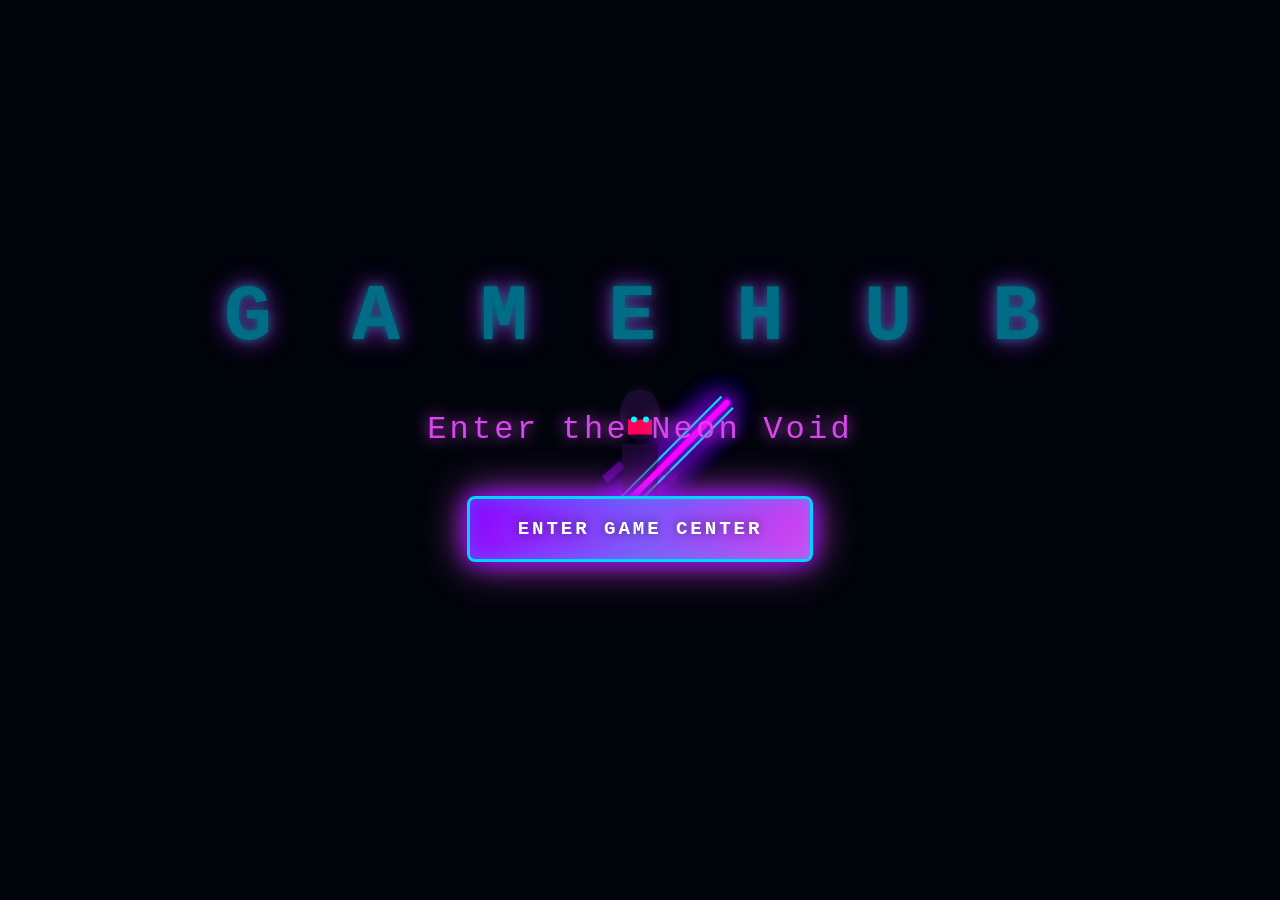
<file: index.html>
<!DOCTYPE html>
<html lang="en">
<head>
  <meta charset="UTF-8">
  <meta name="viewport" content="width=device-width, initial-scale=1.0">
  <title>GameHub - Cyberpunk Gaming Platform</title>
  <link rel="stylesheet" href="style.css">
</head>
<body class="landing-page">
  <!-- Particle Background -->
  <div id="particles-container" class="particles-container"></div>

  <!-- Canvas for Ninja Animation -->
  <canvas id="ninja-canvas" class="ninja-canvas"></canvas>

  <!-- Landing Page Content -->
  <div class="landing-content">
    <!-- Animated Title -->
    <div class="gamehub-title">
      <h1 class="glowing-text">
        <span class="letter" style="animation-delay: 0s;">G</span>
        <span class="letter" style="animation-delay: 0.1s;">A</span>
        <span class="letter" style="animation-delay: 0.2s;">M</span>
        <span class="letter" style="animation-delay: 0.3s;">E</span>
        <span class="letter" style="animation-delay: 0.4s;">H</span>
        <span class="letter" style="animation-delay: 0.5s;">U</span>
        <span class="letter" style="animation-delay: 0.6s;">B</span>
      </h1>
    </div>

    <!-- Tagline -->
    <p class="tagline">Enter the Neon Void</p>

    <!-- Enter Button -->
    <button id="enter-btn" class="enter-button">
      <span class="button-text">ENTER GAME CENTER</span>
      <span class="button-glow"></span>
    </button>

    <!-- Loading Message -->
    <div id="loading-msg" class="loading-msg">Initiating slash sequence...</div>
  </div>

  <!-- Screen Flash Effect -->
  <div id="flash-effect" class="flash-effect"></div>

  <!-- Audio Context for Sound Effects -->
  <script>
    // Initialize Web Audio API
    const audioContext = new (window.AudioContext || window.webkitAudioContext)();
  </script>

  <script src="main.js"></script>
</body>
</html>
</file>
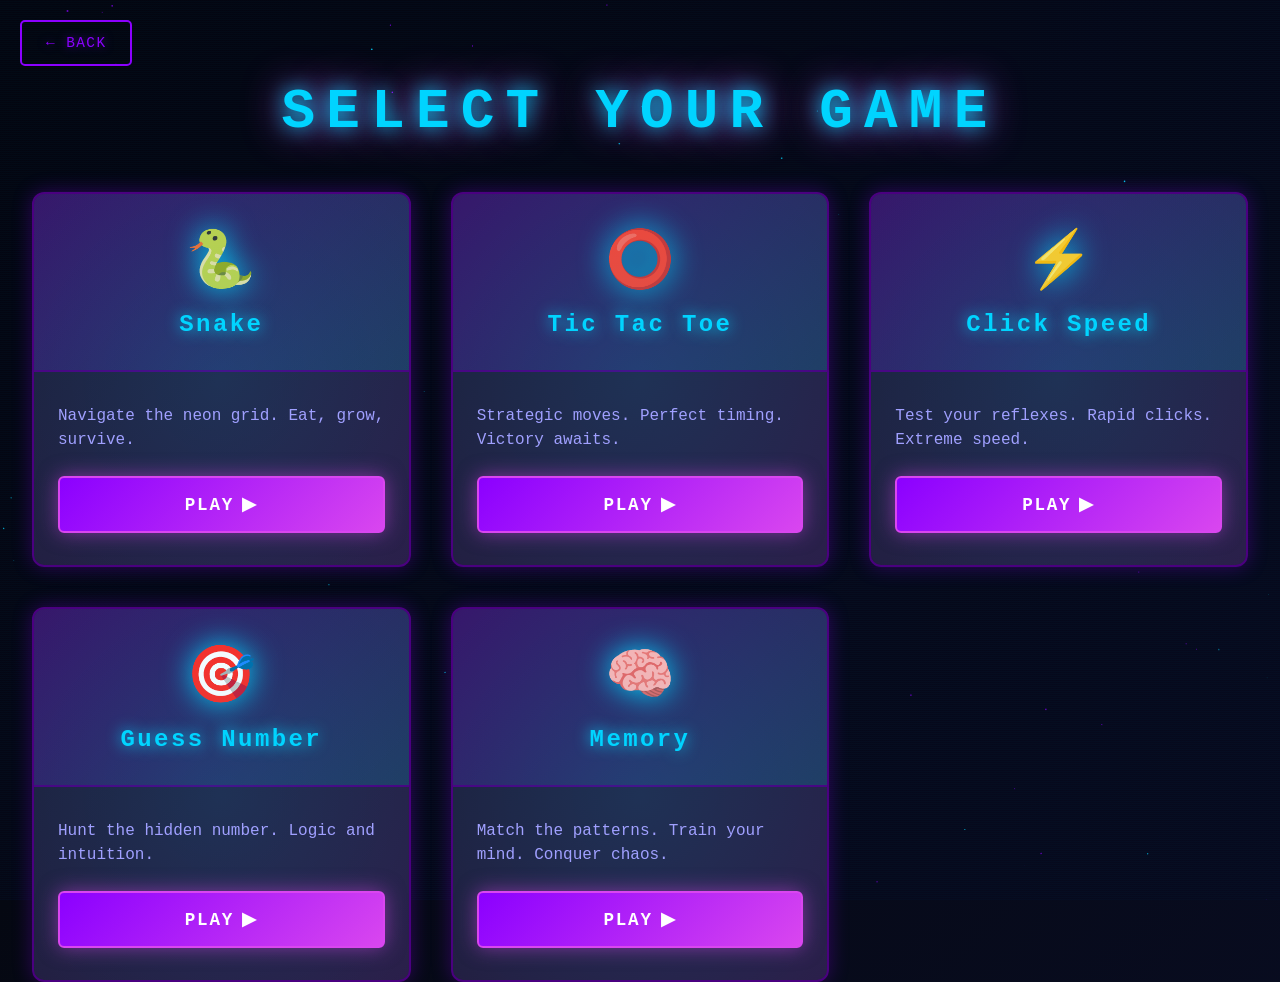
<file: gamecenter.html>
<!DOCTYPE html>
<html lang="en">
<head>
  <meta charset="UTF-8">
  <meta name="viewport" content="width=device-width, initial-scale=1.0">
  <title>Game Center - GameHub</title>
  <link rel="stylesheet" href="style.css">
</head>
<body class="game-center-page">
  <!-- Particle Background -->
  <div id="particles-container" class="particles-container"></div>

  <!-- Back Button -->
  <a href="index.html" class="back-button">
    <span class="back-icon">← BACK</span>
  </a>

  <!-- Main Container -->
  <div class="game-center-container">
    <!-- Page Title -->
    <div class="center-title">
      <h1 class="center-heading">SELECT YOUR GAME</h1>
    </div>

    <!-- Games Grid -->
    <div class="games-grid">
      <!-- Snake Game Card -->
      <div class="game-card">
        <div class="card-header">
          <div class="card-icon">🐍</div>
          <div class="card-title">Snake</div>
        </div>
        <div class="card-body">
          <p class="card-description">Navigate the neon grid. Eat, grow, survive.</p>
          <button class="play-btn" onclick="playGame('games/snake.html')">
            <span>PLAY</span>
            <span class="play-icon">▶</span>
          </button>
        </div>
        <div class="card-glow"></div>
      </div>

      <!-- Tic Tac Toe Card -->
      <div class="game-card">
        <div class="card-header">
          <div class="card-icon">⭕</div>
          <div class="card-title">Tic Tac Toe</div>
        </div>
        <div class="card-body">
          <p class="card-description">Strategic moves. Perfect timing. Victory awaits.</p>
          <button class="play-btn" onclick="playGame('games/tictactoe.html')">
            <span>PLAY</span>
            <span class="play-icon">▶</span>
          </button>
        </div>
        <div class="card-glow"></div>
      </div>

      <!-- Click Speed Test Card -->
      <div class="game-card">
        <div class="card-header">
          <div class="card-icon">⚡</div>
          <div class="card-title">Click Speed</div>
        </div>
        <div class="card-body">
          <p class="card-description">Test your reflexes. Rapid clicks. Extreme speed.</p>
          <button class="play-btn" onclick="playGame('games/clickspeed.html')">
            <span>PLAY</span>
            <span class="play-icon">▶</span>
          </button>
        </div>
        <div class="card-glow"></div>
      </div>

      <!-- Guess the Number Card -->
      <div class="game-card">
        <div class="card-header">
          <div class="card-icon">🎯</div>
          <div class="card-title">Guess Number</div>
        </div>
        <div class="card-body">
          <p class="card-description">Hunt the hidden number. Logic and intuition.</p>
          <button class="play-btn" onclick="playGame('games/guessnum.html')">
            <span>PLAY</span>
            <span class="play-icon">▶</span>
          </button>
        </div>
        <div class="card-glow"></div>
      </div>

      <!-- Memory Card Game Card -->
      <div class="game-card">
        <div class="card-header">
          <div class="card-icon">🧠</div>
          <div class="card-title">Memory</div>
        </div>
        <div class="card-body">
          <p class="card-description">Match the patterns. Train your mind. Conquer chaos.</p>
          <button class="play-btn" onclick="playGame('games/memory.html')">
            <span>PLAY</span>
            <span class="play-icon">▶</span>
          </button>
        </div>
        <div class="card-glow"></div>
      </div>
    </div>
  </div>

  <script src="gamecenter.js"></script>
</body>
</html>
</file>
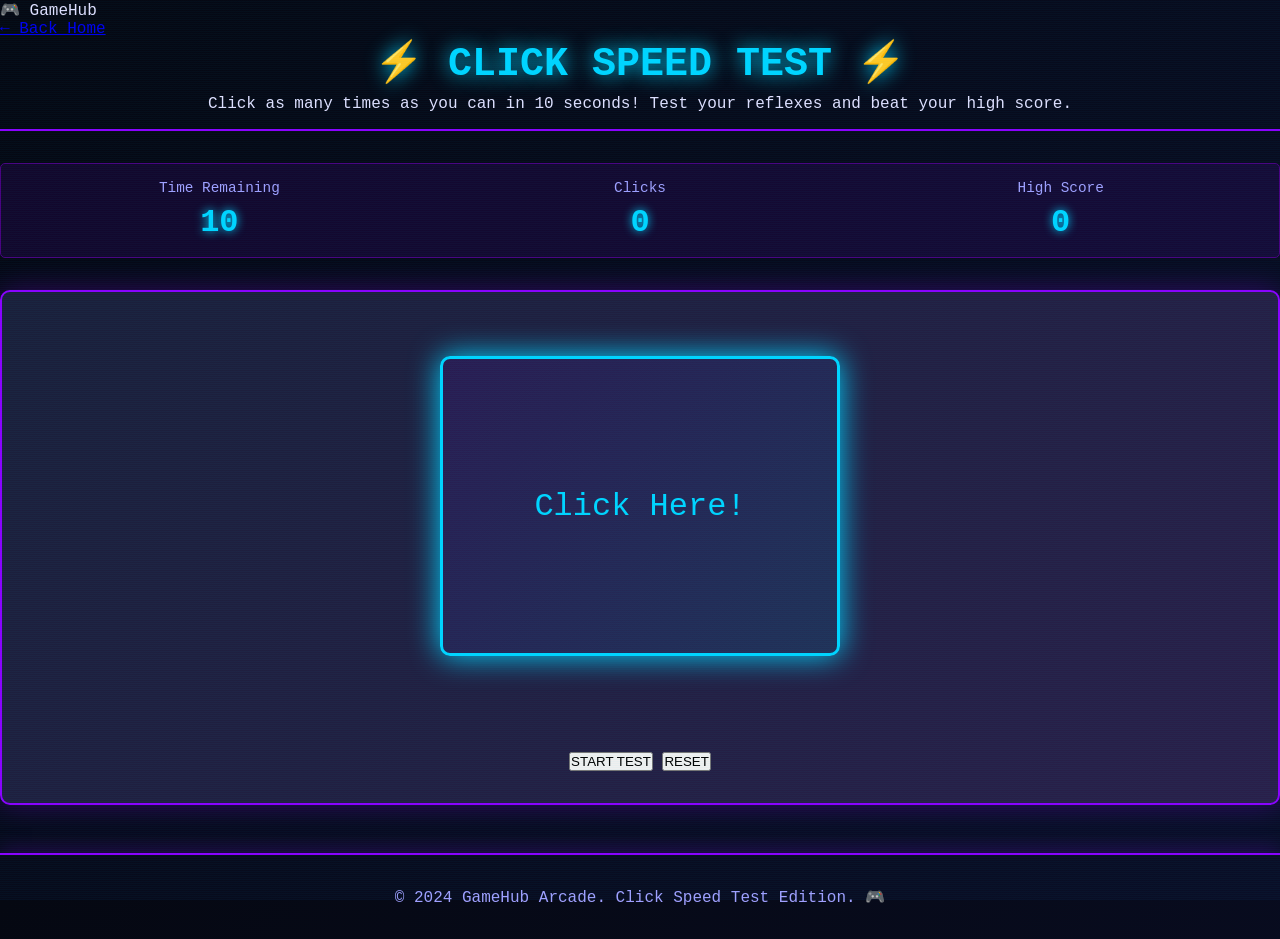
<file: games/clickspeed.html>
<!DOCTYPE html>
<html lang="en">
<head>
  <meta charset="UTF-8">
  <meta name="viewport" content="width=device-width, initial-scale=1.0">
  <title>Click Speed Test - GameHub</title>
  <link rel="stylesheet" href="../style.css">
</head>
<body>
  <!-- HEADER -->
  <header>
    <div class="header-content">
      <div class="logo">🎮 GameHub</div>
      <div class="nav-buttons">
        <a href="../index.html" class="nav-btn">← Back Home</a>
      </div>
    </div>
  </header>

  <!-- MAIN CONTAINER -->
  <div class="container">
    <!-- GAME HEADER -->
    <section class="game-header">
      <h1>⚡ CLICK SPEED TEST ⚡</h1>
      <p>Click as many times as you can in 10 seconds! Test your reflexes and beat your high score.</p>
    </section>

    <!-- GAME INFO -->
    <div class="game-info">
      <div class="info-box">
        <div class="info-label">Time Remaining</div>
        <div class="info-value" id="timerDisplay">10</div>
      </div>
      <div class="info-box">
        <div class="info-label">Clicks</div>
        <div class="info-value" id="clickCount">0</div>
      </div>
      <div class="info-box">
        <div class="info-label">High Score</div>
        <div class="info-value" id="highScore">0</div>
      </div>
    </div>

    <!-- GAME CONTAINER -->
    <div class="game-container">
      <!-- CLICK ZONE -->
      <div class="click-zone" id="clickZone">Click Here!</div>

      <!-- RESULT MESSAGE -->
      <div class="guess-feedback" id="resultMessage"></div>

      <!-- CONTROLS -->
      <div style="text-align: center; margin-top: 2rem;">
        <button class="btn" id="startBtn">START TEST</button>
        <button class="btn btn-secondary" id="resetBtn">RESET</button>
      </div>
    </div>
  </div>

  <!-- FOOTER -->
  <footer>
    <p>&copy; 2024 GameHub Arcade. Click Speed Test Edition. 🎮</p>
  </footer>

  <script src="../js/clickspeed.js"></script>
</body>
</html>
</file>
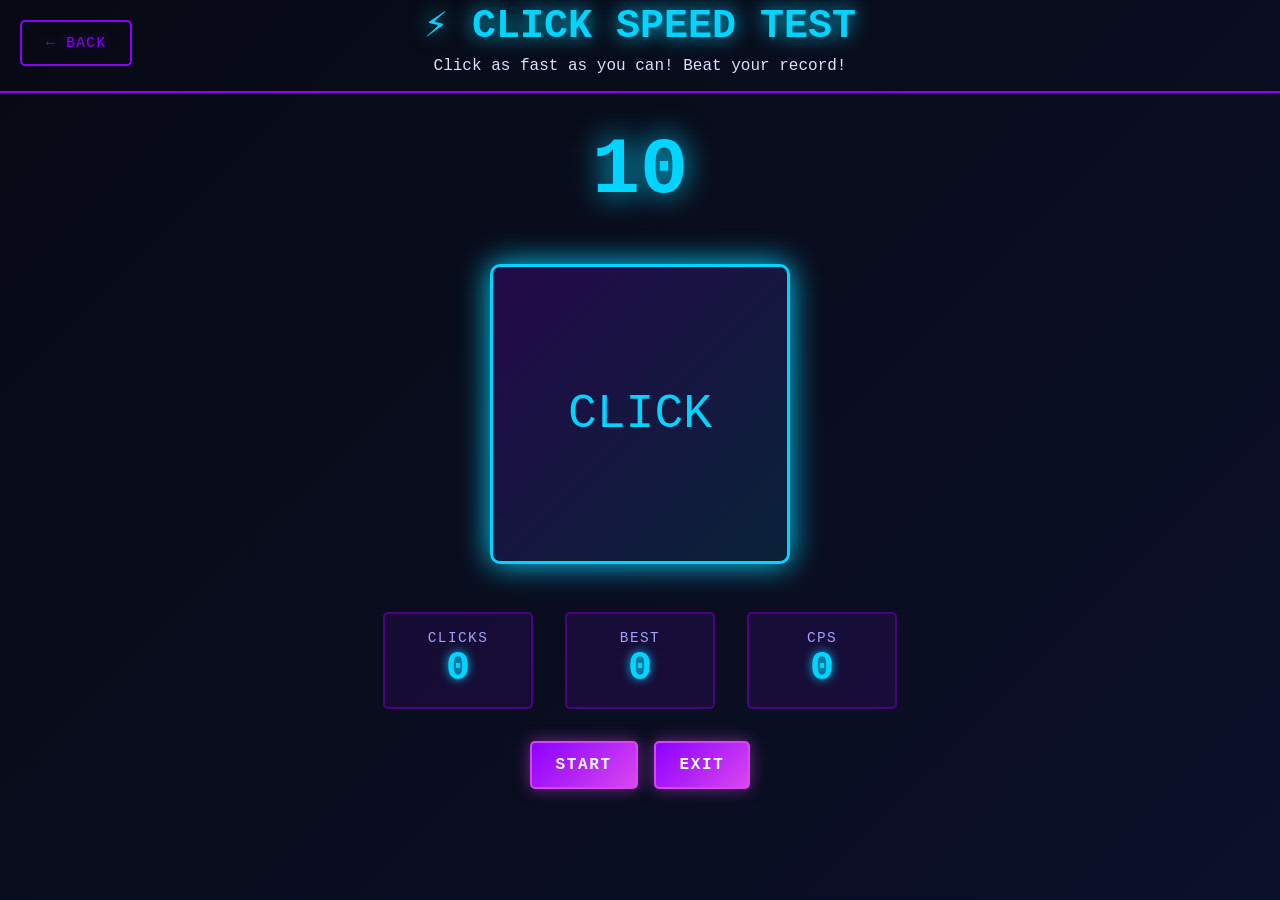
<file: games/clickspeed_new.html>
<!DOCTYPE html>
<html lang="en">
<head>
  <meta charset="UTF-8">
  <meta name="viewport" content="width=device-width, initial-scale=1.0">
  <title>Click Speed Test - GameHub</title>
  <link rel="stylesheet" href="../style.css">
  <style>
    .click-container { display: flex; flex-direction: column; align-items: center; gap: 2rem; }
    .timer { font-size: 5rem; color: var(--cyan-glow); text-shadow: 0 0 30px var(--cyan-glow); font-weight: bold; }
    .click-zone { width: 300px; height: 300px; background: linear-gradient(135deg, rgba(139, 0, 255, 0.2), rgba(0, 212, 255, 0.1)); border: 3px solid var(--cyan-glow); border-radius: 10px; display: flex; align-items: center; justify-content: center; font-size: 3rem; cursor: pointer; user-select: none; box-shadow: 0 0 30px var(--cyan-glow); margin: 1rem 0; transition: all 0.1s; }
    .click-zone:hover { box-shadow: 0 0 50px var(--cyan-glow); }
    .click-zone.active { background: rgba(0, 212, 255, 0.3); transform: scale(0.9); }
    .stat-box { text-align: center; padding: 1rem; background: rgba(139, 0, 255, 0.1); border: 2px solid var(--border-color); border-radius: 5px; min-width: 150px; }
    .stat-label { font-size: 0.9rem; color: var(--text-secondary); text-transform: uppercase; letter-spacing: 0.1em; }
    .stat-value { font-size: 2.5rem; color: var(--cyan-glow); font-weight: bold; text-shadow: 0 0 10px var(--cyan-glow); }
    .stats { display: flex; gap: 2rem; justify-content: center; flex-wrap: wrap; }
    .controls { display: flex; gap: 1rem; flex-wrap: wrap; justify-content: center; }
    .btn { padding: 0.8rem 1.5rem; background: linear-gradient(135deg, var(--primary-purple), var(--secondary-purple)); border: 2px solid var(--secondary-purple); color: white; font-family: 'Courier New', monospace; font-size: 1rem; font-weight: bold; cursor: pointer; border-radius: 5px; box-shadow: 0 0 15px rgba(217, 70, 239, 0.5); letter-spacing: 0.1em; text-decoration: none; display: inline-block; transition: all 0.3s; }
    .btn:hover { background: linear-gradient(135deg, var(--secondary-purple), var(--primary-purple)); box-shadow: 0 0 25px rgba(217, 70, 239, 0.8); transform: scale(1.05); }
    .game-over { position: fixed; top: 0; left: 0; width: 100%; height: 100%; background: rgba(0, 0, 0, 0.9); display: none; align-items: center; justify-content: center; z-index: 1000; }
    .game-over.active { display: flex; }
    .result { background: linear-gradient(135deg, var(--card-bg) 0%, #2a1f4a 100%); border: 3px solid var(--cyan-glow); border-radius: 10px; padding: 2rem; text-align: center; box-shadow: 0 0 40px var(--cyan-glow); }
    .result h2 { font-size: 2rem; color: var(--cyan-glow); margin-bottom: 1rem; }
    .final-value { font-size: 3rem; color: var(--secondary-purple); margin: 1rem 0; text-shadow: 0 0 15px var(--secondary-purple); }
  </style>
</head>
<body class="game-page">
  <div id="particles-container" class="particles-container"></div>
  <a href="../gamecenter.html" class="back-button"><span class="back-icon">← BACK</span></a>
  <div class="container">
    <div class="game-header">
      <h1>⚡ CLICK SPEED TEST</h1>
      <p>Click as fast as you can! Beat your record!</p>
    </div>
    <div class="click-container">
      <div class="timer" id="timer">10</div>
      <div class="click-zone" id="clickZone">CLICK</div>
      <div class="stats">
        <div class="stat-box">
          <div class="stat-label">Clicks</div>
          <div class="stat-value" id="clicks">0</div>
        </div>
        <div class="stat-box">
          <div class="stat-label">Best</div>
          <div class="stat-value" id="best">0</div>
        </div>
        <div class="stat-box">
          <div class="stat-label">CPS</div>
          <div class="stat-value" id="cps">0</div>
        </div>
      </div>
      <div class="controls">
        <button class="btn" id="startBtn">START</button>
        <a href="../gamecenter.html" class="btn">EXIT</a>
      </div>
    </div>
  </div>
  <div class="game-over" id="gameOver">
    <div class="result">
      <h2>TEST COMPLETE!</h2>
      <div class="final-value" id="finalClicks">0</div>
      <p style="color: var(--text-secondary); margin-bottom: 1rem;">Total Clicks</p>
      <div style="display: flex; gap: 1rem; justify-content: center; flex-wrap: wrap;">
        <button class="btn" id="retryBtn">TRY AGAIN</button>
        <a href="../gamecenter.html" class="btn">RETURN</a>
      </div>
    </div>
  </div>
  <script src="../js/clickspeed.js"></script>
</body>
</html>
</file>
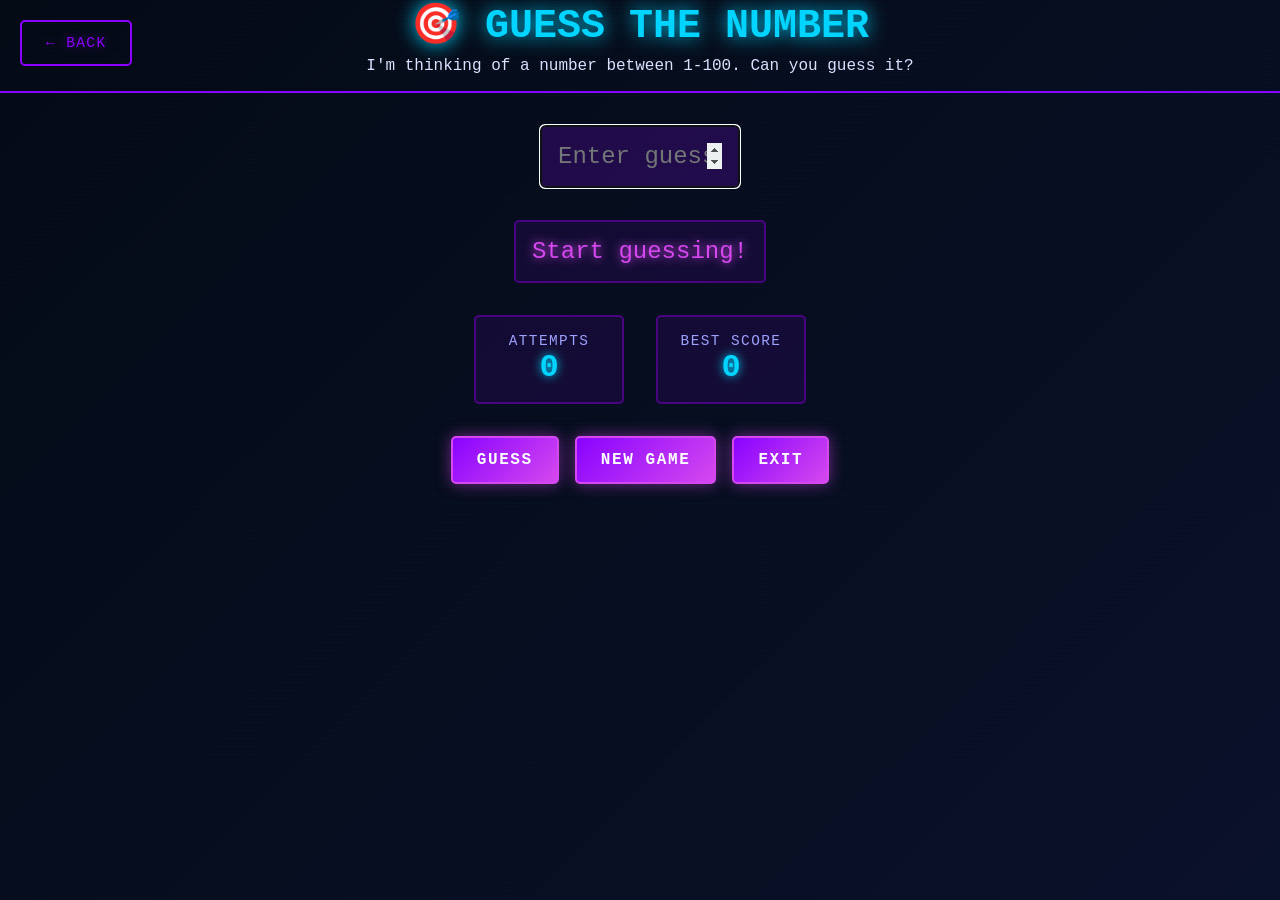
<file: games/guessnum.html>
<!DOCTYPE html>
<html lang="en">
<head>
  <meta charset="UTF-8">
  <meta name="viewport" content="width=device-width, initial-scale=1.0">
  <title>Guess Number - GameHub</title>
  <link rel="stylesheet" href="../style.css">
  <style>
    .guess-container { display: flex; flex-direction: column; align-items: center; gap: 2rem; }
    .number-input { width: 200px; padding: 1rem; font-size: 1.5rem; text-align: center; background: rgba(139, 0, 255, 0.2); border: 2px solid var(--primary-purple); color: var(--cyan-glow); border-radius: 5px; font-family: 'Courier New', monospace; }
    .hint-box { font-size: 1.5rem; color: var(--secondary-purple); text-shadow: 0 0 10px var(--secondary-purple); padding: 1rem; background: rgba(139, 0, 255, 0.1); border: 2px solid var(--border-color); border-radius: 5px; min-height: 2rem; }
    .stat-box { text-align: center; padding: 1rem; background: rgba(139, 0, 255, 0.1); border: 2px solid var(--border-color); border-radius: 5px; min-width: 150px; }
    .stat-label { font-size: 0.9rem; color: var(--text-secondary); text-transform: uppercase; letter-spacing: 0.1em; }
    .stat-value { font-size: 2rem; color: var(--cyan-glow); font-weight: bold; text-shadow: 0 0 10px var(--cyan-glow); }
    .stats { display: flex; gap: 2rem; justify-content: center; flex-wrap: wrap; }
    .controls { display: flex; gap: 1rem; flex-wrap: wrap; justify-content: center; }
    .btn { padding: 0.8rem 1.5rem; background: linear-gradient(135deg, var(--primary-purple), var(--secondary-purple)); border: 2px solid var(--secondary-purple); color: white; font-family: 'Courier New', monospace; font-size: 1rem; font-weight: bold; cursor: pointer; border-radius: 5px; box-shadow: 0 0 15px rgba(217, 70, 239, 0.5); letter-spacing: 0.1em; text-decoration: none; display: inline-block; transition: all 0.3s; }
    .btn:hover { background: linear-gradient(135deg, var(--secondary-purple), var(--primary-purple)); box-shadow: 0 0 25px rgba(217, 70, 239, 0.8); transform: scale(1.05); }
    .game-over { position: fixed; top: 0; left: 0; width: 100%; height: 100%; background: rgba(0, 0, 0, 0.9); display: none; align-items: center; justify-content: center; z-index: 1000; }
    .game-over.active { display: flex; }
    .result { background: linear-gradient(135deg, var(--card-bg) 0%, #2a1f4a 100%); border: 3px solid var(--cyan-glow); border-radius: 10px; padding: 2rem; text-align: center; box-shadow: 0 0 40px var(--cyan-glow); }
    .result h2 { font-size: 2rem; color: var(--cyan-glow); margin-bottom: 1rem; }
    .final-value { font-size: 2.5rem; color: var(--secondary-purple); margin: 1rem 0; text-shadow: 0 0 15px var(--secondary-purple); }
  </style>
</head>
<body class="game-page">
  <div id="particles-container" class="particles-container"></div>
  <a href="../gamecenter.html" class="back-button"><span class="back-icon">← BACK</span></a>
  <div class="container">
    <div class="game-header">
      <h1>🎯 GUESS THE NUMBER</h1>
      <p>I'm thinking of a number between 1-100. Can you guess it?</p>
    </div>
    <div class="guess-container">
      <input type="number" id="guessInput" class="number-input" placeholder="Enter guess" min="1" max="100">
      <div class="hint-box" id="hint">Start guessing!</div>
      <div class="stats">
        <div class="stat-box">
          <div class="stat-label">Attempts</div>
          <div class="stat-value" id="attempts">0</div>
        </div>
        <div class="stat-box">
          <div class="stat-label">Best Score</div>
          <div class="stat-value" id="bestAttempts">0</div>
        </div>
      </div>
      <div class="controls">
        <button class="btn" id="guessBtn">GUESS</button>
        <button class="btn" id="newGameBtn">NEW GAME</button>
        <a href="../gamecenter.html" class="btn">EXIT</a>
      </div>
    </div>
  </div>
  <div class="game-over" id="gameOver">
    <div class="result">
      <h2>🎉 YOU WIN!</h2>
      <p style="color: var(--text-secondary); margin-bottom: 1rem;">You found the number in:</p>
      <div class="final-value" id="finalAttempts">0</div>
      <p style="color: var(--text-secondary); margin-bottom: 1rem;">Attempts</p>
      <div style="display: flex; gap: 1rem; justify-content: center; flex-wrap: wrap; margin-top: 2rem;">
        <button class="btn" id="playAgainBtn">PLAY AGAIN</button>
        <a href="../gamecenter.html" class="btn">RETURN</a>
      </div>
    </div>
  </div>
  <script src="../js/guessnum.js"></script>
</body>
</html>
</file>
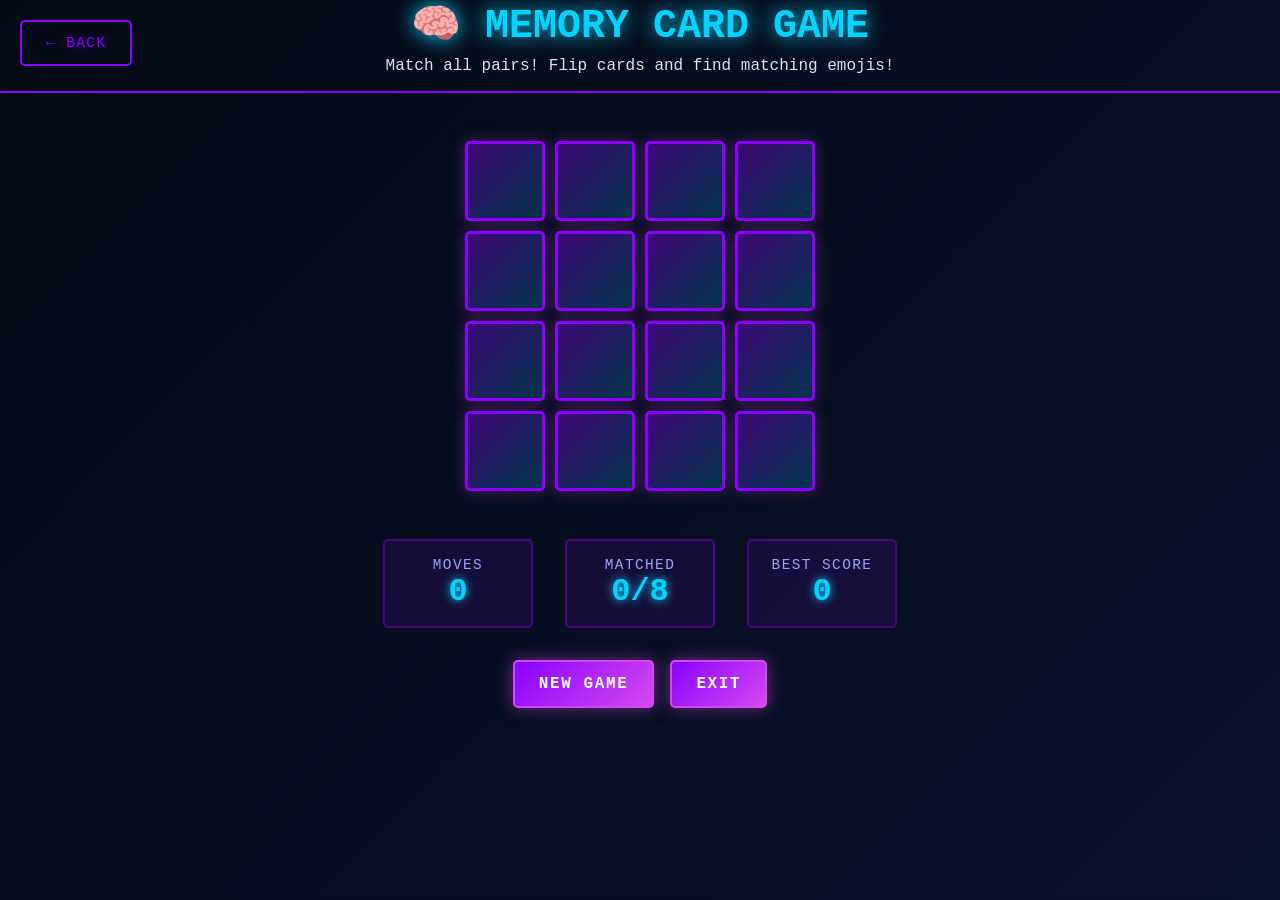
<file: games/memory.html>
<!DOCTYPE html>
<html lang="en">
<head>
  <meta charset="UTF-8">
  <meta name="viewport" content="width=device-width, initial-scale=1.0">
  <title>Memory Game - GameHub</title>
  <link rel="stylesheet" href="../style.css">
  <style>
    .memory-container { display: flex; flex-direction: column; align-items: center; gap: 2rem; }
    .memory-grid { display: grid; grid-template-columns: repeat(4, 80px); gap: 10px; margin: 1rem 0; }
    .memory-card { width: 80px; height: 80px; background: linear-gradient(135deg, rgba(139, 0, 255, 0.4), rgba(0, 212, 255, 0.2)); border: 3px solid var(--primary-purple); border-radius: 5px; cursor: pointer; display: flex; align-items: center; justify-content: center; font-size: 2rem; font-weight: bold; transition: all 0.3s; user-select: none; box-shadow: 0 0 15px rgba(217, 70, 239, 0.3); }
    .memory-card:hover { box-shadow: 0 0 25px var(--primary-purple); }
    .memory-card.flipped { background: linear-gradient(135deg, rgba(0, 212, 255, 0.5), rgba(139, 0, 255, 0.4)); }
    .memory-card.matched { color: var(--cyan-glow); text-shadow: 0 0 10px var(--cyan-glow); }
    .stat-box { text-align: center; padding: 1rem; background: rgba(139, 0, 255, 0.1); border: 2px solid var(--border-color); border-radius: 5px; min-width: 150px; }
    .stat-label { font-size: 0.9rem; color: var(--text-secondary); text-transform: uppercase; letter-spacing: 0.1em; }
    .stat-value { font-size: 2rem; color: var(--cyan-glow); font-weight: bold; text-shadow: 0 0 10px var(--cyan-glow); }
    .stats { display: flex; gap: 2rem; justify-content: center; flex-wrap: wrap; }
    .controls { display: flex; gap: 1rem; flex-wrap: wrap; justify-content: center; }
    .btn { padding: 0.8rem 1.5rem; background: linear-gradient(135deg, var(--primary-purple), var(--secondary-purple)); border: 2px solid var(--secondary-purple); color: white; font-family: 'Courier New', monospace; font-size: 1rem; font-weight: bold; cursor: pointer; border-radius: 5px; box-shadow: 0 0 15px rgba(217, 70, 239, 0.5); letter-spacing: 0.1em; text-decoration: none; display: inline-block; transition: all 0.3s; }
    .btn:hover { background: linear-gradient(135deg, var(--secondary-purple), var(--primary-purple)); box-shadow: 0 0 25px rgba(217, 70, 239, 0.8); transform: scale(1.05); }
    .game-over { position: fixed; top: 0; left: 0; width: 100%; height: 100%; background: rgba(0, 0, 0, 0.9); display: none; align-items: center; justify-content: center; z-index: 1000; }
    .game-over.active { display: flex; }
    .result { background: linear-gradient(135deg, var(--card-bg) 0%, #2a1f4a 100%); border: 3px solid var(--cyan-glow); border-radius: 10px; padding: 2rem; text-align: center; box-shadow: 0 0 40px var(--cyan-glow); }
    .result h2 { font-size: 2rem; color: var(--cyan-glow); margin-bottom: 1rem; }
    .final-value { font-size: 2.5rem; color: var(--secondary-purple); margin: 1rem 0; text-shadow: 0 0 15px var(--secondary-purple); }
    @media (max-width: 768px) { .memory-grid { grid-template-columns: repeat(3, 70px); gap: 8px; } .memory-card { width: 70px; height: 70px; font-size: 1.5rem; } }
  </style>
</head>
<body class="game-page">
  <div id="particles-container" class="particles-container"></div>
  <a href="../gamecenter.html" class="back-button"><span class="back-icon">← BACK</span></a>
  <div class="container">
    <div class="game-header">
      <h1>🧠 MEMORY CARD GAME</h1>
      <p>Match all pairs! Flip cards and find matching emojis!</p>
    </div>
    <div class="memory-container">
      <div class="memory-grid" id="gameGrid"></div>
      <div class="stats">
        <div class="stat-box">
          <div class="stat-label">Moves</div>
          <div class="stat-value" id="moves">0</div>
        </div>
        <div class="stat-box">
          <div class="stat-label">Matched</div>
          <div class="stat-value" id="matched">0/8</div>
        </div>
        <div class="stat-box">
          <div class="stat-label">Best Score</div>
          <div class="stat-value" id="bestScore">0</div>
        </div>
      </div>
      <div class="controls">
        <button class="btn" id="newGameBtn">NEW GAME</button>
        <a href="../gamecenter.html" class="btn">EXIT</a>
      </div>
    </div>
  </div>
  <div class="game-over" id="gameOver">
    <div class="result">
      <h2>🎉 GAME COMPLETE!</h2>
      <p style="color: var(--text-secondary); margin-bottom: 1rem;">You completed it in:</p>
      <div class="final-value" id="finalMoves">0</div>
      <p style="color: var(--text-secondary); margin-bottom: 1rem;">Moves</p>
      <div style="display: flex; gap: 1rem; justify-content: center; flex-wrap: wrap; margin-top: 2rem;">
        <button class="btn" id="playAgainBtn">PLAY AGAIN</button>
        <a href="../gamecenter.html" class="btn">RETURN</a>
      </div>
    </div>
  </div>
  <script src="../js/memory.js"></script>
</body>
</html>
</file>
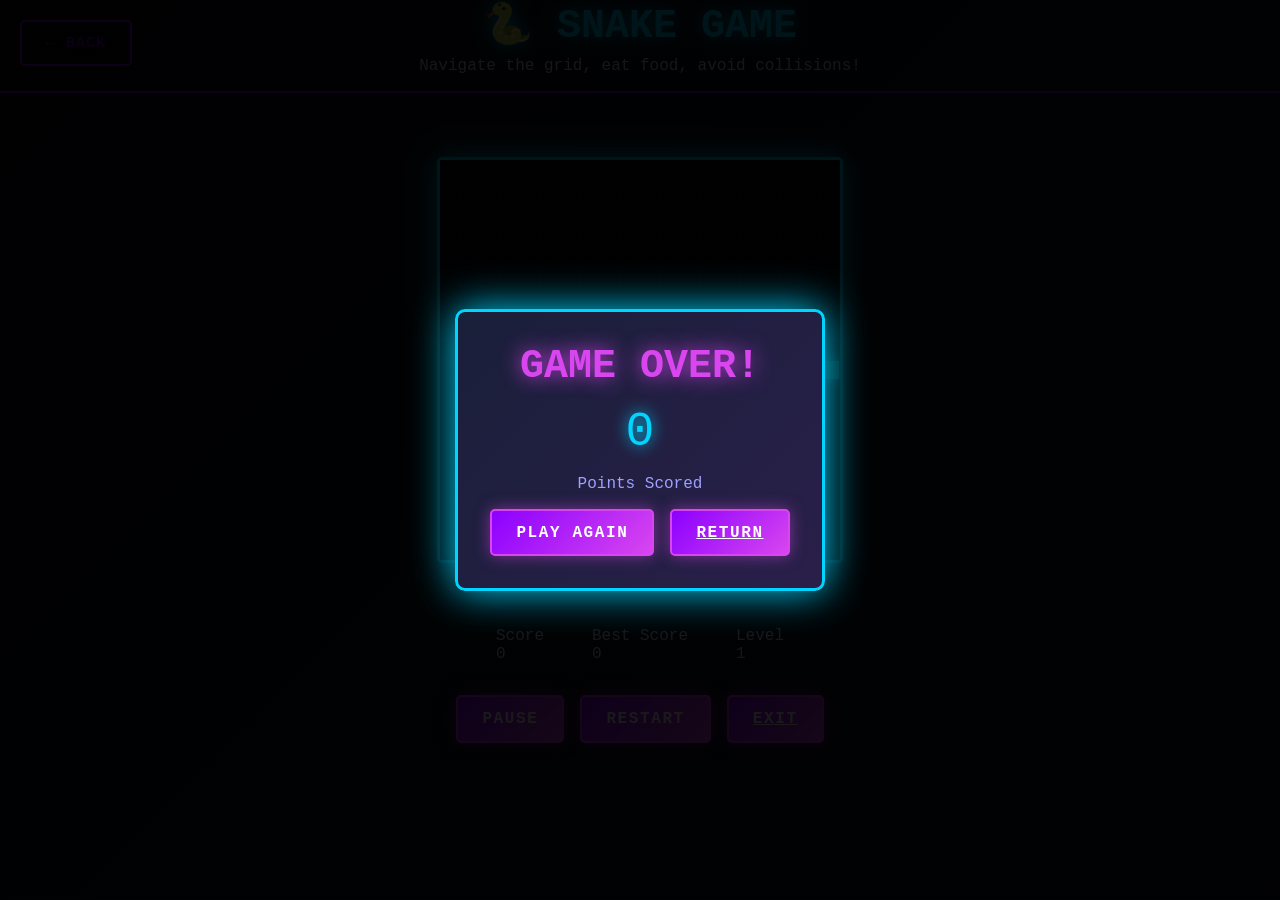
<file: games/snake.html>
<!DOCTYPE html>
<html lang="en">
<head>
  <meta charset="UTF-8">
  <meta name="viewport" content="width=device-width, initial-scale=1.0">
  <title>Snake Game - GameHub</title>
  <link rel="stylesheet" href="../style.css">
  <style>
    .snake-container {
      display: flex;
      flex-direction: column;
      align-items: center;
      gap: 2rem;
    }

    #gameCanvas {
      background: rgba(5, 8, 18, 0.95);
      border: 3px solid var(--cyan-glow);
      display: block;
      box-shadow: 0 0 30px var(--cyan-glow), inset 0 0 20px rgba(0, 212, 255, 0.1);
      border-radius: 5px;
    }

    .game-controls {
      display: flex;
      gap: 1rem;
      flex-wrap: wrap;
      justify-content: center;
    }

    .control-btn {
      padding: 0.8rem 1.5rem;
      background: linear-gradient(135deg, var(--primary-purple), var(--secondary-purple));
      border: 2px solid var(--secondary-purple);
      color: white;
      font-family: 'Courier New', monospace;
      font-size: 1rem;
      font-weight: bold;
      cursor: pointer;
      border-radius: 5px;
      transition: all 0.3s ease;
      box-shadow: 0 0 15px rgba(217, 70, 239, 0.5);
      letter-spacing: 0.1em;
    }

    .control-btn:hover {
      background: linear-gradient(135deg, var(--secondary-purple), var(--primary-purple));
      box-shadow: 0 0 25px rgba(217, 70, 239, 0.8);
      transform: scale(1.05);
    }

    .snake-stats {
      display: flex;
      gap: 3rem;
      justify-content: center;
      flex-wrap: wrap;
    }

    .game-over-modal {
      position: fixed;
      top: 0;
      left: 0;
      width: 100%;
      height: 100%;
      background: rgba(0, 0, 0, 0.9);
      display: none;
      align-items: center;
      justify-content: center;
      z-index: 1000;
    }

    .game-over-modal.active {
      display: flex;
    }

    .game-over-content {
      background: linear-gradient(135deg, var(--card-bg) 0%, #2a1f4a 100%);
      border: 3px solid var(--cyan-glow);
      border-radius: 10px;
      padding: 2rem;
      text-align: center;
      box-shadow: 0 0 40px var(--cyan-glow);
    }

    .game-over-content h2 {
      font-size: 2.5rem;
      color: var(--secondary-purple);
      margin-bottom: 1rem;
      text-shadow: 0 0 20px var(--secondary-purple);
    }

    .final-score {
      font-size: 3rem;
      color: var(--cyan-glow);
      margin: 1rem 0;
      text-shadow: 0 0 15px var(--cyan-glow);
    }
  </style>
</head>
<body class="game-page">
  <div id="particles-container" class="particles-container"></div>

  <a href="../gamecenter.html" class="back-button">
    <span class="back-icon">← BACK</span>
  </a>

  <div class="container">
    <div class="game-header">
      <h1>🐍 SNAKE GAME</h1>
      <p>Navigate the grid, eat food, avoid collisions!</p>
    </div>

    <div class="snake-container">
      <canvas id="gameCanvas" width="400" height="400"></canvas>

      <div class="snake-stats">
        <div class="stat-box">
          <div class="stat-label">Score</div>
          <div class="stat-value" id="score">0</div>
        </div>
        <div class="stat-box">
          <div class="stat-label">Best Score</div>
          <div class="stat-value" id="bestScore">0</div>
        </div>
        <div class="stat-box">
          <div class="stat-label">Level</div>
          <div class="stat-value" id="level">1</div>
        </div>
      </div>

      <div class="game-controls">
        <button class="control-btn" id="pauseBtn">PAUSE</button>
        <button class="control-btn" id="restartBtn">RESTART</button>
        <a href="../gamecenter.html" class="control-btn">EXIT</a>
      </div>
    </div>
  </div>

  <div class="game-over-modal" id="gameOverModal">
    <div class="game-over-content">
      <h2>GAME OVER!</h2>
      <div class="final-score" id="finalScore">0</div>
      <p style="color: var(--text-secondary); margin-bottom: 1rem;">Points Scored</p>
      <div style="display: flex; gap: 1rem; justify-content: center; flex-wrap: wrap;">
        <button class="control-btn" id="restartGameBtn">PLAY AGAIN</button>
        <a href="../gamecenter.html" class="control-btn">RETURN</a>
      </div>
    </div>
  </div>

  <script src="../js/snake.js"></script>
</body>
</html>
</file>
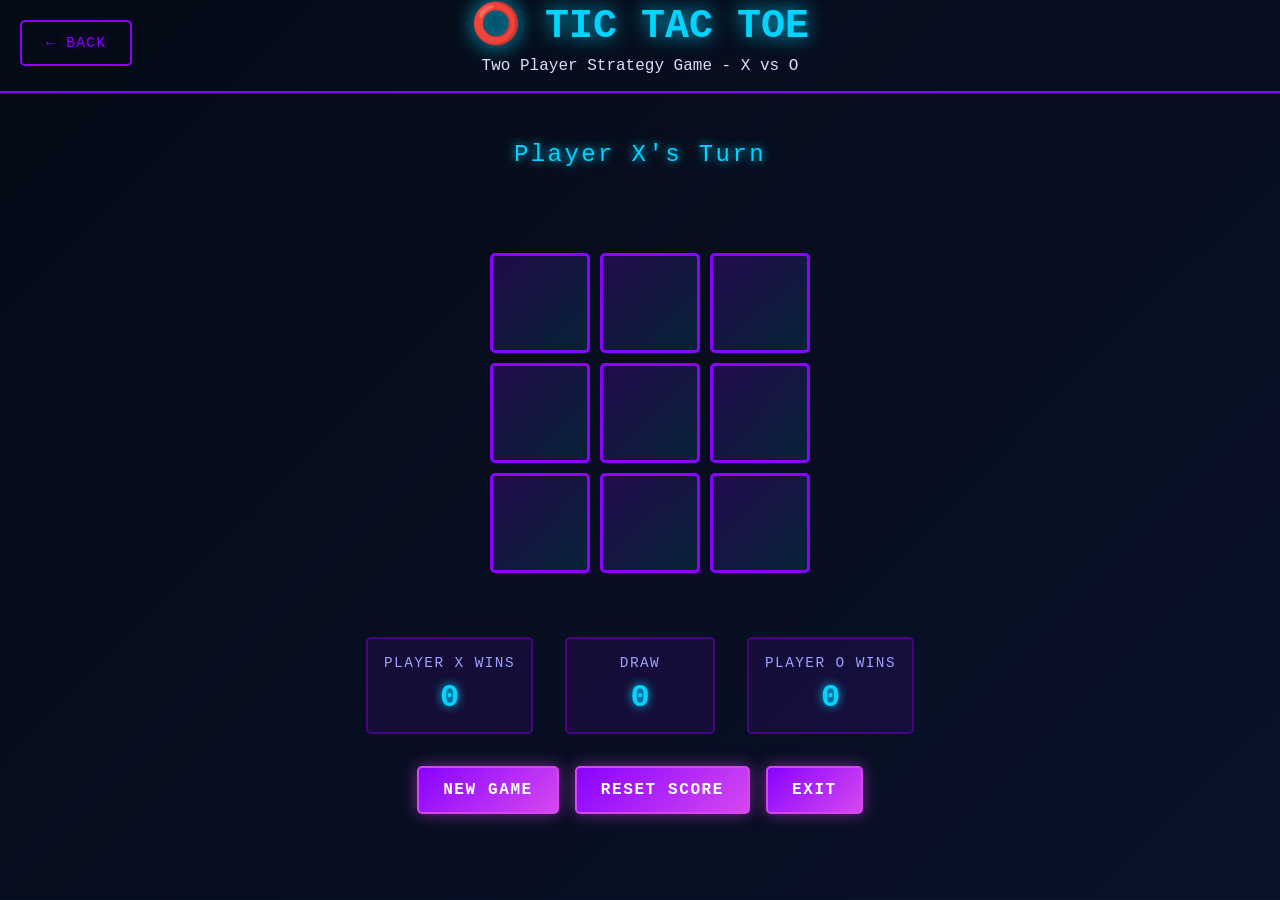
<file: games/tictactoe.html>
<!DOCTYPE html>
<html lang="en">
<head>
  <meta charset="UTF-8">
  <meta name="viewport" content="width=device-width, initial-scale=1.0">
  <title>Tic Tac Toe - GameHub</title>
  <link rel="stylesheet" href="../style.css">
  <style>
    .tictactoe-container {
      display: flex;
      flex-direction: column;
      align-items: center;
      gap: 2rem;
    }

    .tictactoe-board {
      display: grid;
      grid-template-columns: repeat(3, 100px);
      gap: 10px;
      margin: 2rem 0;
    }

    .cell {
      width: 100px;
      height: 100px;
      background: linear-gradient(135deg, rgba(139, 0, 255, 0.2), rgba(0, 212, 255, 0.1));
      border: 3px solid var(--primary-purple);
      color: var(--cyan-glow);
      font-size: 2.5rem;
      font-weight: bold;
      cursor: pointer;
      border-radius: 5px;
      display: flex;
      align-items: center;
      justify-content: center;
      font-family: 'Courier New', monospace;
      transition: all 0.3s ease;
      text-shadow: 0 0 10px var(--cyan-glow);
    }

    .cell:hover {
      background: linear-gradient(135deg, rgba(139, 0, 255, 0.4), rgba(0, 212, 255, 0.2));
      box-shadow: 0 0 20px var(--primary-purple);
      transform: scale(1.05);
    }

    .tictactoe-status {
      text-align: center;
      font-size: 1.5rem;
      color: var(--cyan-glow);
      text-shadow: 0 0 10px var(--cyan-glow);
      min-height: 2rem;
      margin: 1rem 0;
      letter-spacing: 0.1em;
    }

    .tictactoe-stats {
      display: flex;
      gap: 2rem;
      justify-content: center;
      flex-wrap: wrap;
    }

    .stat-box {
      text-align: center;
      padding: 1rem;
      background: rgba(139, 0, 255, 0.1);
      border: 2px solid var(--border-color);
      border-radius: 5px;
      min-width: 150px;
    }

    .stat-label {
      font-size: 0.9rem;
      color: var(--text-secondary);
      margin-bottom: 0.5rem;
      text-transform: uppercase;
      letter-spacing: 0.1em;
    }

    .stat-value {
      font-size: 2rem;
      color: var(--cyan-glow);
      font-weight: bold;
      text-shadow: 0 0 10px var(--cyan-glow);
    }

    .game-controls {
      display: flex;
      gap: 1rem;
      flex-wrap: wrap;
      justify-content: center;
    }

    .control-btn {
      padding: 0.8rem 1.5rem;
      background: linear-gradient(135deg, var(--primary-purple), var(--secondary-purple));
      border: 2px solid var(--secondary-purple);
      color: white;
      font-family: 'Courier New', monospace;
      font-size: 1rem;
      font-weight: bold;
      cursor: pointer;
      border-radius: 5px;
      transition: all 0.3s ease;
      box-shadow: 0 0 15px rgba(217, 70, 239, 0.5);
      letter-spacing: 0.1em;
      text-decoration: none;
      display: inline-block;
    }

    .control-btn:hover {
      background: linear-gradient(135deg, var(--secondary-purple), var(--primary-purple));
      box-shadow: 0 0 25px rgba(217, 70, 239, 0.8);
      transform: scale(1.05);
    }

    .game-over-modal {
      position: fixed;
      top: 0;
      left: 0;
      width: 100%;
      height: 100%;
      background: rgba(0, 0, 0, 0.9);
      display: none;
      align-items: center;
      justify-content: center;
      z-index: 1000;
    }

    .game-over-modal.active {
      display: flex;
    }

    .game-over-content {
      background: linear-gradient(135deg, var(--card-bg) 0%, #2a1f4a 100%);
      border: 3px solid var(--cyan-glow);
      border-radius: 10px;
      padding: 2rem;
      text-align: center;
      box-shadow: 0 0 40px var(--cyan-glow);
    }

    .game-over-content h2 {
      font-size: 2.5rem;
      color: var(--secondary-purple);
      margin-bottom: 1rem;
      text-shadow: 0 0 20px var(--secondary-purple);
    }

    .winner-message {
      font-size: 2rem;
      color: var(--cyan-glow);
      margin: 1rem 0;
      text-shadow: 0 0 15px var(--cyan-glow);
    }
  </style>
</head>
<body class="game-page">
  <div id="particles-container" class="particles-container"></div>

  <a href="../gamecenter.html" class="back-button">
    <span class="back-icon">← BACK</span>
  </a>

  <div class="container">
    <div class="game-header">
      <h1>⭕ TIC TAC TOE</h1>
      <p>Two Player Strategy Game - X vs O</p>
    </div>

    <div class="tictactoe-container">
      <div class="tictactoe-status" id="status">Player X's Turn</div>

      <div class="tictactoe-board" id="board">
        <div class="cell" data-index="0"></div>
        <div class="cell" data-index="1"></div>
        <div class="cell" data-index="2"></div>
        <div class="cell" data-index="3"></div>
        <div class="cell" data-index="4"></div>
        <div class="cell" data-index="5"></div>
        <div class="cell" data-index="6"></div>
        <div class="cell" data-index="7"></div>
        <div class="cell" data-index="8"></div>
      </div>

      <div class="tictactoe-stats">
        <div class="stat-box">
          <div class="stat-label">Player X Wins</div>
          <div class="stat-value" id="xWins">0</div>
        </div>
        <div class="stat-box">
          <div class="stat-label">Draw</div>
          <div class="stat-value" id="draws">0</div>
        </div>
        <div class="stat-box">
          <div class="stat-label">Player O Wins</div>
          <div class="stat-value" id="oWins">0</div>
        </div>
      </div>

      <div class="game-controls">
        <button class="control-btn" id="resetBtn">NEW GAME</button>
        <button class="control-btn" id="resetScoreBtn">RESET SCORE</button>
        <a href="../gamecenter.html" class="control-btn">EXIT</a>
      </div>
    </div>
  </div>

  <div class="game-over-modal" id="gameOverModal">
    <div class="game-over-content">
      <h2 id="modalTitle">GAME OVER!</h2>
      <div class="winner-message" id="modalMessage">Draw Game!</div>
      <div style="display: flex; gap: 1rem; justify-content: center; flex-wrap: wrap; margin-top: 2rem;">
        <button class="control-btn" id="playAgainBtn">PLAY AGAIN</button>
        <a href="../gamecenter.html" class="control-btn">RETURN</a>
      </div>
    </div>
  </div>

  <script src="../js/tictactoe.js"></script>
</body>
</html>
</file>
<file: style.css>
/* ============================================
   GAMEHUB - CYBERPUNK ARCADE STYLING
   ============================================ */

* {
  margin: 0;
  padding: 0;
  box-sizing: border-box;
}

:root {
  --primary-purple: #8b00ff;
  --secondary-purple: #d946ef;
  --cyan-glow: #00d4ff;
  --neon-blue: #0066ff;
  --dark-bg: #0a0e27;
  --darker-bg: #050812;
  --card-bg: #1a1f3a;
  --text-primary: #e0e0ff;
  --text-secondary: #a0a0ff;
  --border-color: #4a0080;
}

/* ============================================
   KEYFRAME ANIMATIONS
   ============================================ */

@keyframes scanlines {
  0% { transform: translateY(0); }
  100% { transform: translateY(10px); }
}

@keyframes glitch {
  0%, 19%, 21%, 23%, 25%, 54%, 56%, 100% {
    text-shadow: 
      0 0 10px var(--cyan-glow),
      0 0 20px var(--secondary-purple);
  }
  20%, 24%, 55% {
    text-shadow: 
      -2px 0 10px var(--cyan-glow),
      2px 0 20px var(--secondary-purple);
  }
}

@keyframes neon-glow {
  0%, 100% {
    box-shadow: 0 0 10px var(--primary-purple), 
                0 0 20px var(--secondary-purple),
                inset 0 0 10px rgba(139, 0, 255, 0.3);
  }
  50% {
    box-shadow: 0 0 20px var(--primary-purple),
                0 0 40px var(--secondary-purple),
                inset 0 0 20px rgba(139, 0, 255, 0.5);
  }
}

@keyframes pulseGlow {
  0%, 100% { 
    box-shadow: 0 0 5px var(--cyan-glow);
    transform: scale(1);
  }
  50% { 
    box-shadow: 0 0 25px var(--cyan-glow), 0 0 35px var(--neon-blue);
    transform: scale(1.05);
  }
}

@keyframes glow {
  0%, 100% {
    opacity: 1;
    text-shadow: 0 0 10px rgba(0, 212, 255, 0.5);
  }
  50% {
    opacity: 0.7;
    text-shadow: 0 0 20px rgba(0, 212, 255, 1), 0 0 30px rgba(139, 0, 255, 0.8);
  }
}

@keyframes screenFlash {
  0% {
    background: rgba(255, 255, 255, 0.8);
    opacity: 1;
  }
  100% {
    background: rgba(255, 255, 255, 0);
    opacity: 0;
  }
}

@keyframes slideInUp {
  from {
    opacity: 0;
    transform: translateY(30px);
  }
  to {
    opacity: 1;
    transform: translateY(0);
  }
}

@keyframes slideInCard {
  from {
    opacity: 0;
    transform: translateY(20px);
  }
  to {
    opacity: 1;
    transform: translateY(0);
  }
}

/* ============================================
   GENERAL STYLES
   ============================================ */

html, body {
  width: 100%;
  height: 100%;
  margin: 0;
  padding: 0;
}

body {
  font-family: 'Courier New', monospace;
  background: linear-gradient(135deg, var(--darker-bg) 0%, var(--dark-bg) 100%);
  color: var(--text-primary);
  overflow-x: hidden;
  position: relative;
}

body::before {
  content: '';
  position: fixed;
  top: 0;
  left: 0;
  width: 100%;
  height: 100%;
  background: 
    repeating-linear-gradient(
      0deg,
      rgba(0, 212, 255, 0.03) 0px,
      rgba(0, 212, 255, 0.03) 1px,
      transparent 1px,
      transparent 2px
    );
  pointer-events: none;
  z-index: 0;
  animation: scanlines 8s linear infinite;
}

/* ============================================
   LANDING PAGE STYLES
   ============================================ */

.landing-page {
  width: 100%;
  height: 100vh;
  display: flex;
  flex-direction: column;
  align-items: center;
  justify-content: center;
  overflow: hidden;
}

.particles-container {
  position: fixed;
  top: 0;
  left: 0;
  width: 100%;
  height: 100%;
  z-index: 1;
  pointer-events: none;
}

.ninja-canvas {
  position: fixed;
  top: 0;
  left: 0;
  z-index: 2;
  pointer-events: none;
}

.landing-content {
  position: relative;
  z-index: 3;
  text-align: center;
  display: flex;
  flex-direction: column;
  align-items: center;
  justify-content: center;
  height: 100vh;
  width: 100%;
}

.gamehub-title {
  margin-bottom: 2rem;
}

.glowing-text {
  font-size: clamp(2rem, 8vw, 5rem);
  letter-spacing: 0.2em;
  color: var(--cyan-glow);
  text-shadow: 
    0 0 10px var(--cyan-glow),
    0 0 20px var(--secondary-purple),
    0 0 30px var(--primary-purple);
  margin: 0;
}

.letter {
  display: inline-block;
  opacity: 0.5;
}

.tagline {
  font-size: clamp(1rem, 3vw, 2rem);
  color: var(--secondary-purple);
  margin: 1rem 0 3rem;
  text-shadow: 0 0 15px var(--secondary-purple);
  letter-spacing: 0.1em;
}

.enter-button {
  padding: 1.2rem 3rem;
  font-size: 1.2rem;
  font-family: 'Courier New', monospace;
  font-weight: bold;
  letter-spacing: 0.15em;
  background: linear-gradient(135deg, var(--primary-purple), var(--secondary-purple));
  border: 3px solid var(--cyan-glow);
  color: #fff;
  cursor: pointer;
  border-radius: 8px;
  transition: all 0.3s ease;
  position: relative;
  overflow: hidden;
  box-shadow: 
    0 0 20px var(--primary-purple),
    0 0 40px var(--secondary-purple),
    inset 0 0 20px rgba(0, 212, 255, 0.3);
  text-shadow: 0 0 10px rgba(0, 0, 0, 0.5);
}

.enter-button:hover {
  transform: scale(1.1);
  box-shadow: 
    0 0 30px var(--cyan-glow),
    0 0 50px var(--primary-purple),
    inset 0 0 30px rgba(0, 212, 255, 0.5);
}

.enter-button:active {
  transform: scale(0.95);
}

.button-text {
  position: relative;
  z-index: 1;
}

.button-glow {
  position: absolute;
  top: 0;
  left: 0;
  width: 100%;
  height: 100%;
  background: radial-gradient(circle at center, rgba(0, 212, 255, 0.3), transparent);
  border-radius: 8px;
  animation: pulseGlow 2s ease-in-out infinite;
}

.loading-msg {
  margin-top: 3rem;
  font-size: 1rem;
  color: var(--cyan-glow);
  opacity: 0;
  transition: opacity 0.3s ease;
  letter-spacing: 0.1em;
  animation: glow 2s ease-in-out infinite;
}

.flash-effect {
  position: fixed;
  top: 0;
  left: 0;
  width: 100%;
  height: 100%;
  background: rgba(255, 255, 255, 0);
  z-index: 999;
  pointer-events: none;
}

/* ============================================
   GAME CENTER PAGE STYLES
   ============================================ */

.game-center-page {
  min-height: 100vh;
  padding: 2rem;
  padding-top: 80px;
}

.game-center-container {
  max-width: 1400px;
  margin: 0 auto;
  position: relative;
  z-index: 10;
}

.center-title {
  text-align: center;
  margin-bottom: 3rem;
}

.center-heading {
  font-size: clamp(2rem, 5vw, 3.5rem);
  color: var(--cyan-glow);
  text-shadow: 
    0 0 20px var(--cyan-glow),
    0 0 40px var(--secondary-purple);
  letter-spacing: 0.2em;
  margin-bottom: 1rem;
}

.back-button {
  position: fixed;
  top: 20px;
  left: 20px;
  z-index: 100;
  padding: 0.8rem 1.5rem;
  background: transparent;
  border: 2px solid var(--primary-purple);
  color: var(--primary-purple);
  text-decoration: none;
  font-family: 'Courier New', monospace;
  font-size: 0.9rem;
  cursor: pointer;
  border-radius: 5px;
  transition: all 0.3s ease;
  text-shadow: 0 0 10px rgba(139, 0, 255, 0.5);
  letter-spacing: 0.1em;
}

.back-button:hover {
  background: var(--primary-purple);
  color: #fff;
  box-shadow: 0 0 25px var(--primary-purple);
  transform: scale(1.05);
}

.back-icon {
  display: inline-block;
}

/* ============================================
   GAME CARDS GRID
   ============================================ */

.games-grid {
  display: grid;
  grid-template-columns: repeat(auto-fit, minmax(300px, 1fr));
  gap: 2.5rem;
  margin: 2rem 0;
}

.game-card {
  background: linear-gradient(135deg, var(--card-bg) 0%, #2a1f4a 100%);
  border: 2px solid var(--border-color);
  border-radius: 12px;
  overflow: hidden;
  cursor: pointer;
  transition: all 0.4s cubic-bezier(0.68, -0.55, 0.265, 1.55);
  position: relative;
  box-shadow: 0 0 20px rgba(139, 0, 255, 0.3);
}

.game-card::before {
  content: '';
  position: absolute;
  top: 0;
  left: -100%;
  width: 100%;
  height: 100%;
  background: linear-gradient(90deg, 
              transparent, 
              rgba(0, 212, 255, 0.3),
              transparent);
  transition: left 0.6s ease;
  z-index: 1;
}

.game-card:hover::before {
  left: 100%;
}

.game-card:hover,
.game-card.card-active {
  transform: translateY(-15px) scale(1.05);
  border-color: var(--cyan-glow);
  box-shadow: 
    0 0 40px var(--cyan-glow), 
    0 0 60px var(--primary-purple),
    inset 0 0 20px rgba(0, 212, 255, 0.2);
  background: linear-gradient(135deg, #2a1f4a 0%, var(--card-bg) 100%);
}

.card-header {
  padding: 2rem 1.5rem;
  background: linear-gradient(135deg, rgba(139, 0, 255, 0.25), rgba(0, 212, 255, 0.15));
  border-bottom: 2px solid var(--border-color);
  display: flex;
  flex-direction: column;
  align-items: center;
  gap: 1rem;
}

.card-icon {
  font-size: 3.5rem;
  filter: drop-shadow(0 0 15px var(--cyan-glow));
}

.card-title {
  font-size: 1.5rem;
  color: var(--cyan-glow);
  text-shadow: 0 0 15px var(--cyan-glow);
  font-weight: bold;
  letter-spacing: 0.1em;
}

.card-body {
  padding: 2rem 1.5rem;
  position: relative;
  z-index: 2;
}

.card-description {
  font-size: 1rem;
  color: var(--text-secondary);
  margin-bottom: 1.5rem;
  line-height: 1.5;
  min-height: 3em;
}

.play-btn {
  width: 100%;
  padding: 1rem;
  background: linear-gradient(135deg, var(--primary-purple), var(--secondary-purple));
  border: 2px solid var(--secondary-purple);
  color: white;
  font-family: 'Courier New', monospace;
  font-size: 1.1rem;
  font-weight: bold;
  cursor: pointer;
  border-radius: 6px;
  transition: all 0.3s ease;
  box-shadow: 0 0 20px rgba(217, 70, 239, 0.5);
  position: relative;
  overflow: hidden;
  display: flex;
  align-items: center;
  justify-content: center;
  gap: 0.5rem;
  letter-spacing: 0.1em;
}

.play-btn:hover {
  background: linear-gradient(135deg, var(--secondary-purple), var(--primary-purple));
  box-shadow: 0 0 30px rgba(217, 70, 239, 0.9);
  transform: scale(1.08);
}

.play-btn:active {
  transform: scale(0.95);
}

.play-icon {
  display: inline-block;
}

.card-glow {
  position: absolute;
  top: 0;
  left: 0;
  width: 100%;
  height: 100%;
  background: radial-gradient(circle at center, rgba(0, 212, 255, 0.1), transparent);
  border-radius: 10px;
  pointer-events: none;
}

/* ============================================
   RIPPLE EFFECT
   ============================================ */

.ripple {
  position: absolute;
  border-radius: 50%;
  background: radial-gradient(circle, rgba(0, 212, 255, 0.8), rgba(0, 212, 255, 0.2));
  animation: rippleAnimation 0.6s ease-out;
  pointer-events: none;
}

@keyframes rippleAnimation {
  to {
    transform: scale(4);
    opacity: 0;
  }
}

/* ============================================
   GAME CONTAINER STYLES
   ============================================ */

.game-header {
  text-align: center;
  margin-bottom: 2rem;
  padding-bottom: 1rem;
  border-bottom: 2px solid var(--primary-purple);
}

.game-header h1 {
  font-size: 2.5rem;
  color: var(--cyan-glow);
  text-shadow: 0 0 20px var(--cyan-glow);
  margin-bottom: 0.5rem;
}

.game-container {
  background: linear-gradient(135deg, var(--card-bg) 0%, #2a1f4a 100%);
  border: 2px solid var(--primary-purple);
  border-radius: 10px;
  padding: 2rem;
  box-shadow: 0 0 30px rgba(139, 0, 255, 0.3);
  margin: 2rem 0;
  animation: neon-glow 3s ease-in-out infinite;
}

.game-info {
  display: flex;
  justify-content: space-between;
  flex-wrap: wrap;
  gap: 1rem;
  margin-bottom: 2rem;
  padding: 1rem;
  background: rgba(139, 0, 255, 0.1);
  border: 1px solid var(--border-color);
  border-radius: 5px;
}

.info-box {
  flex: 1;
  min-width: 150px;
  text-align: center;
}

.info-label {
  color: var(--text-secondary);
  font-size: 0.9rem;
  margin-bottom: 0.5rem;
}

.info-value {
  font-size: 2rem;
  color: var(--cyan-glow);
  font-weight: bold;
  text-shadow: 0 0 10px var(--cyan-glow);
}

/* ============================================
   SNAKE GAME STYLES
   ============================================ */

#gameCanvas {
  background: rgba(5, 8, 18, 0.9);
  border: 3px solid var(--cyan-glow);
  display: block;
  margin: 2rem auto;
  box-shadow: 0 0 30px var(--cyan-glow);
  border-radius: 5px;
}

/* ============================================
   TIC TAC TOE STYLES
   ============================================ */

.tictactoe-board {
  display: grid;
  grid-template-columns: repeat(3, 1fr);
  gap: 10px;
  margin: 2rem auto;
  width: 100%;
  max-width: 300px;
}

.cell {
  width: 100%;
  aspect-ratio: 1;
  background: linear-gradient(135deg, rgba(139, 0, 255, 0.2), rgba(0, 212, 255, 0.1));
  border: 2px solid var(--primary-purple);
  color: var(--cyan-glow);
  font-size: 3rem;
  font-weight: bold;
  cursor: pointer;
  transition: all 0.3s ease;
  border-radius: 5px;
  display: flex;
  align-items: center;
  justify-content: center;
  font-family: 'Courier New', monospace;
}

.cell:hover {
  background: linear-gradient(135deg, rgba(139, 0, 255, 0.4), rgba(0, 212, 255, 0.2));
  box-shadow: 0 0 20px var(--primary-purple);
  transform: scale(1.05);
}

.tictactoe-status {
  text-align: center;
  margin: 1rem 0;
  font-size: 1.5rem;
  color: var(--cyan-glow);
  text-shadow: 0 0 10px var(--cyan-glow);
  min-height: 2rem;
}

/* ============================================
   CLICK SPEED TEST STYLES
   ============================================ */

.click-zone {
  width: 100%;
  max-width: 400px;
  height: 300px;
  background: linear-gradient(135deg, rgba(139, 0, 255, 0.1), rgba(0, 212, 255, 0.1));
  border: 3px solid var(--cyan-glow);
  margin: 2rem auto;
  border-radius: 10px;
  cursor: pointer;
  display: flex;
  align-items: center;
  justify-content: center;
  font-size: 2rem;
  color: var(--cyan-glow);
  transition: all 0.2s ease;
  user-select: none;
  box-shadow: 0 0 30px var(--cyan-glow);
}

.click-zone:hover {
  box-shadow: 0 0 40px var(--cyan-glow);
}

.click-zone.active {
  background: linear-gradient(135deg, rgba(0, 212, 255, 0.3), rgba(139, 0, 255, 0.3));
  transform: scale(1.02);
}

/* ============================================
   RESPONSIVE DESIGN
   ============================================ */

@media (max-width: 768px) {
  .glowing-text {
    font-size: 2.5rem;
  }

  .tagline {
    font-size: 1.2rem;
  }

  .enter-button {
    padding: 1rem 2rem;
    font-size: 1rem;
  }

  .games-grid {
    grid-template-columns: 1fr;
    gap: 1.5rem;
  }

  .game-card {
    transform: none;
  }

  .game-card:hover {
    transform: translateY(-10px);
  }

  .center-heading {
    font-size: 2rem;
  }

  .game-info {
    flex-direction: column;
  }

  .info-box {
    min-width: 100%;
  }
}

@media (max-width: 480px) {
  .glowing-text {
    font-size: 2rem;
  }

  .tagline {
    font-size: 1rem;
  }

  .enter-button {
    padding: 0.8rem 1.5rem;
    font-size: 0.9rem;
  }

  .center-heading {
    font-size: 1.5rem;
  }

  .back-button {
    padding: 0.6rem 1rem;
    font-size: 0.8rem;
  }
}

/* ============================================
   GUESS NUMBER STYLES
   ============================================ */

.guess-input-group {
  display: flex;
  gap: 0.5rem;
  justify-content: center;
  margin: 1.5rem 0;
  flex-wrap: wrap;
}

.guess-input {
  padding: 0.8rem;
  background: rgba(139, 0, 255, 0.2);
  border: 2px solid var(--cyan-glow);
  color: var(--text-primary);
  font-family: 'Courier New', monospace;
  font-size: 1rem;
  border-radius: 5px;
  width: 100px;
  text-align: center;
}

.guess-input:focus {
  outline: none;
  box-shadow: 0 0 20px var(--cyan-glow);
  border-color: var(--secondary-purple);
}

.guess-feedback {
  text-align: center;
  font-size: 1.2rem;
  margin: 1.5rem 0;
  color: var(--cyan-glow);
  text-shadow: 0 0 10px var(--cyan-glow);
  min-height: 2rem;
}

/* ============================================
   MEMORY GAME STYLES
   ============================================ */

.memory-grid {
  display: grid;
  grid-template-columns: repeat(4, 1fr);
  gap: 15px;
  margin: 2rem auto;
  max-width: 500px;
}

.memory-card {
  width: 100%;
  aspect-ratio: 1;
  background: linear-gradient(135deg, var(--primary-purple), var(--secondary-purple));
  border: 2px solid var(--cyan-glow);
  border-radius: 10px;
  cursor: pointer;
  font-size: 2rem;
  display: flex;
  align-items: center;
  justify-content: center;
  transition: all 0.3s ease;
  box-shadow: 0 0 15px var(--primary-purple);
  user-select: none;
  transform-style: preserve-3d;
  transform: rotateY(0deg);
}

.memory-card.flipped {
  background: linear-gradient(135deg, rgba(0, 212, 255, 0.3), rgba(139, 0, 255, 0.3));
  transform: rotateY(180deg);
}

.memory-card.matched {
  background: linear-gradient(135deg, rgba(0, 255, 136, 0.3), rgba(0, 212, 255, 0.3));
  border-color: #00ff88;
  box-shadow: 0 0 25px #00ff88;
}

.memory-card:hover {
  transform: scale(1.05);
  box-shadow: 0 0 25px var(--primary-purple);
}

/* ============================================
   FOOTER
   ============================================ */

footer {
  text-align: center;
  padding: 2rem;
  color: var(--text-secondary);
  border-top: 2px solid var(--primary-purple);
  margin-top: 3rem;
  box-shadow: 0 -5px 20px rgba(139, 0, 255, 0.2);
}

/* ============================================
   RESPONSIVE DESIGN
   ============================================ */

@media (max-width: 768px) {
  .hero h1 {
    font-size: 2rem;
  }

  .games-grid {
    grid-template-columns: 1fr;
  }

  .header-content {
    flex-direction: column;
    gap: 1rem;
  }

  .memory-grid {
    grid-template-columns: repeat(3, 1fr);
  }

  .game-header h1 {
    font-size: 1.8rem;
  }
}

@media (max-width: 480px) {
  .container {
    padding: 1rem;
  }

  .hero {
    margin: 1.5rem 0;
    padding: 1rem;
  }

  .hero h1 {
    font-size: 1.5rem;
    letter-spacing: 1px;
  }

  .memory-grid {
    grid-template-columns: repeat(2, 1fr);
  }

  .tictactoe-board {
    max-width: 100%;
  }

  .game-info {
    flex-direction: column;
  }

  .info-box {
    min-width: 100%;
  }
}
</file>
